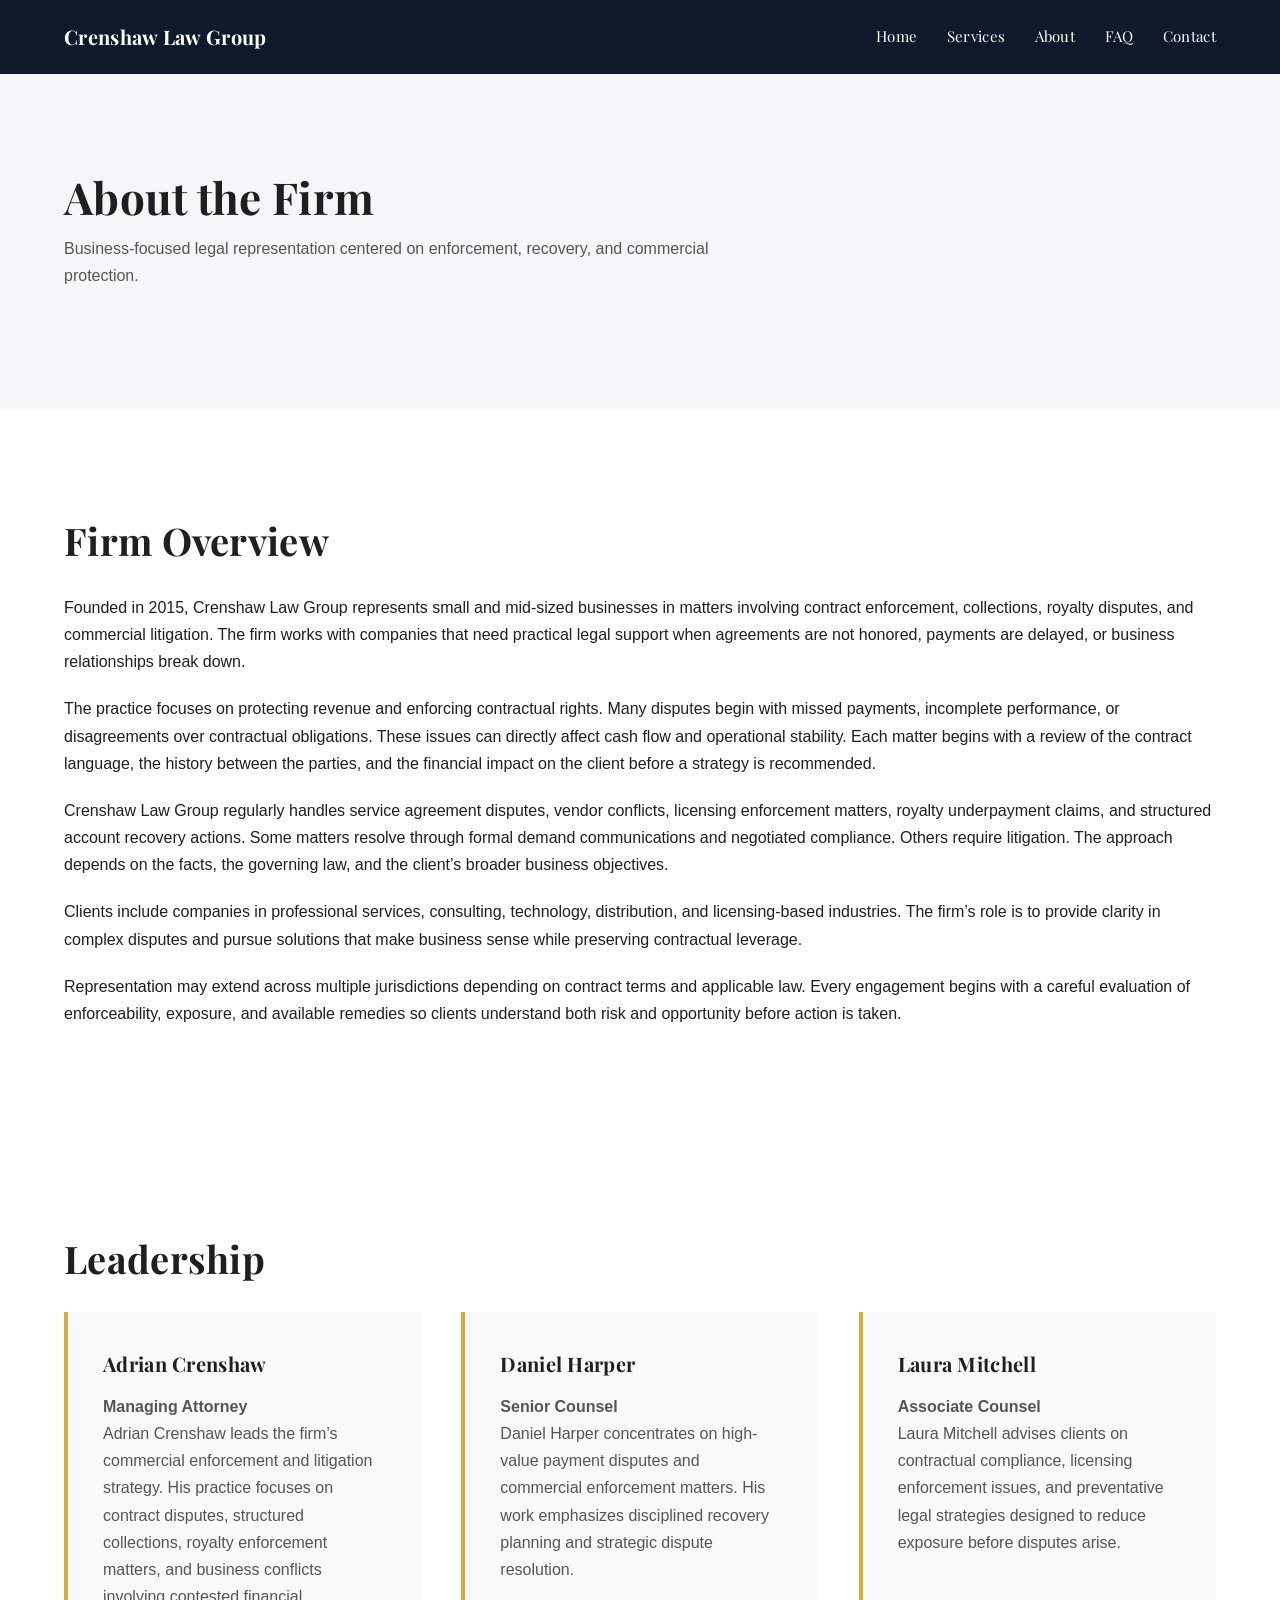
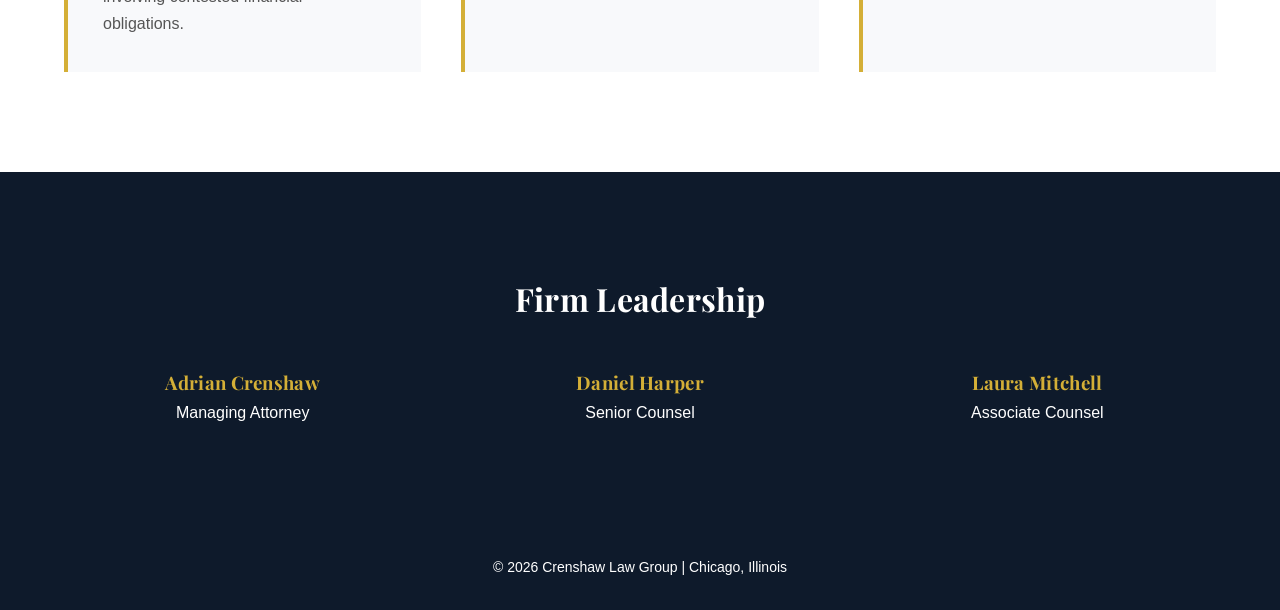
<file: about.html>
<!DOCTYPE html>
<html>
<head>
<title>About | Crenshaw Law Group</title>
<link href="style.css" rel="stylesheet">
<link href="https://fonts.googleapis.com/css2?family=Playfair+Display:wght@700&family=Merriweather&display=swap" rel="stylesheet">
</head>
<body>

<nav>
  <div class="container nav-inner">
    <div><strong>Crenshaw Law Group</strong></div>
    <div>
      <a href="index.html">Home</a>
      <a href="services.html">Services</a>
      <a href="about.html">About</a>
      <a href="faq.html">FAQ</a>
      <a href="contact.html">Contact</a>
    </div>
  </div>
</nav>

<section class="page-hero">
  <div class="container">
    <h1>About the Firm</h1>
    <p class="section-sub">
      Business-focused legal representation centered on enforcement, recovery, and commercial protection.
    </p>
  </div>
</section>

<section>
  <div class="container">

    <h2 class="section-title">Firm Overview</h2>

    <p>
      Founded in 2015, Crenshaw Law Group represents small and mid-sized businesses in matters involving contract enforcement, collections, royalty disputes, and commercial litigation. The firm works with companies that need practical legal support when agreements are not honored, payments are delayed, or business relationships break down.
    </p>

    <p style="margin-top:20px;">
      The practice focuses on protecting revenue and enforcing contractual rights. Many disputes begin with missed payments, incomplete performance, or disagreements over contractual obligations. These issues can directly affect cash flow and operational stability. Each matter begins with a review of the contract language, the history between the parties, and the financial impact on the client before a strategy is recommended.
    </p>

    <p style="margin-top:20px;">
      Crenshaw Law Group regularly handles service agreement disputes, vendor conflicts, licensing enforcement matters, royalty underpayment claims, and structured account recovery actions. Some matters resolve through formal demand communications and negotiated compliance. Others require litigation. The approach depends on the facts, the governing law, and the client’s broader business objectives.
    </p>

    <p style="margin-top:20px;">
      Clients include companies in professional services, consulting, technology, distribution, and licensing-based industries. The firm’s role is to provide clarity in complex disputes and pursue solutions that make business sense while preserving contractual leverage.
    </p>

    <p style="margin-top:20px;">
      Representation may extend across multiple jurisdictions depending on contract terms and applicable law. Every engagement begins with a careful evaluation of enforceability, exposure, and available remedies so clients understand both risk and opportunity before action is taken.
    </p>

  </div>
</section>

<section>
  <div class="container">

    <h2 class="section-title">Leadership</h2>

    <div class="grid-3">

      <div class="service-box">
        <h3>Adrian Crenshaw</h3>
        <p><strong>Managing Attorney</strong></p>
        <p>
          Adrian Crenshaw leads the firm’s commercial enforcement and litigation strategy. His practice focuses on contract disputes, structured collections, royalty enforcement matters, and business conflicts involving contested financial obligations.
        </p>
      </div>

      <div class="service-box">
        <h3>Daniel Harper</h3>
        <p><strong>Senior Counsel</strong></p>
        <p>
          Daniel Harper concentrates on high-value payment disputes and commercial enforcement matters. His work emphasizes disciplined recovery planning and strategic dispute resolution.
        </p>
      </div>

      <div class="service-box">
        <h3>Laura Mitchell</h3>
        <p><strong>Associate Counsel</strong></p>
        <p>
          Laura Mitchell advises clients on contractual compliance, licensing enforcement issues, and preventative legal strategies designed to reduce exposure before disputes arise.
        </p>
      </div>

    </div>

  </div>
</section>

<section class="band-dark">
  <div class="container">
    <h2 style="margin-bottom:40px;">Firm Leadership</h2>

    <div class="grid-3">
      <div>
        <h3 style="color:#d4af37;">Adrian Crenshaw</h3>
        <p>Managing Attorney</p>
      </div>

      <div>
        <h3 style="color:#d4af37;">Daniel Harper</h3>
        <p>Senior Counsel</p>
      </div>

      <div>
        <h3 style="color:#d4af37;">Laura Mitchell</h3>
        <p>Associate Counsel</p>
      </div>
    </div>

  </div>
</section>

<footer>
  © 2026 Crenshaw Law Group | Chicago, Illinois
</footer>

</body>
</html>
</file>
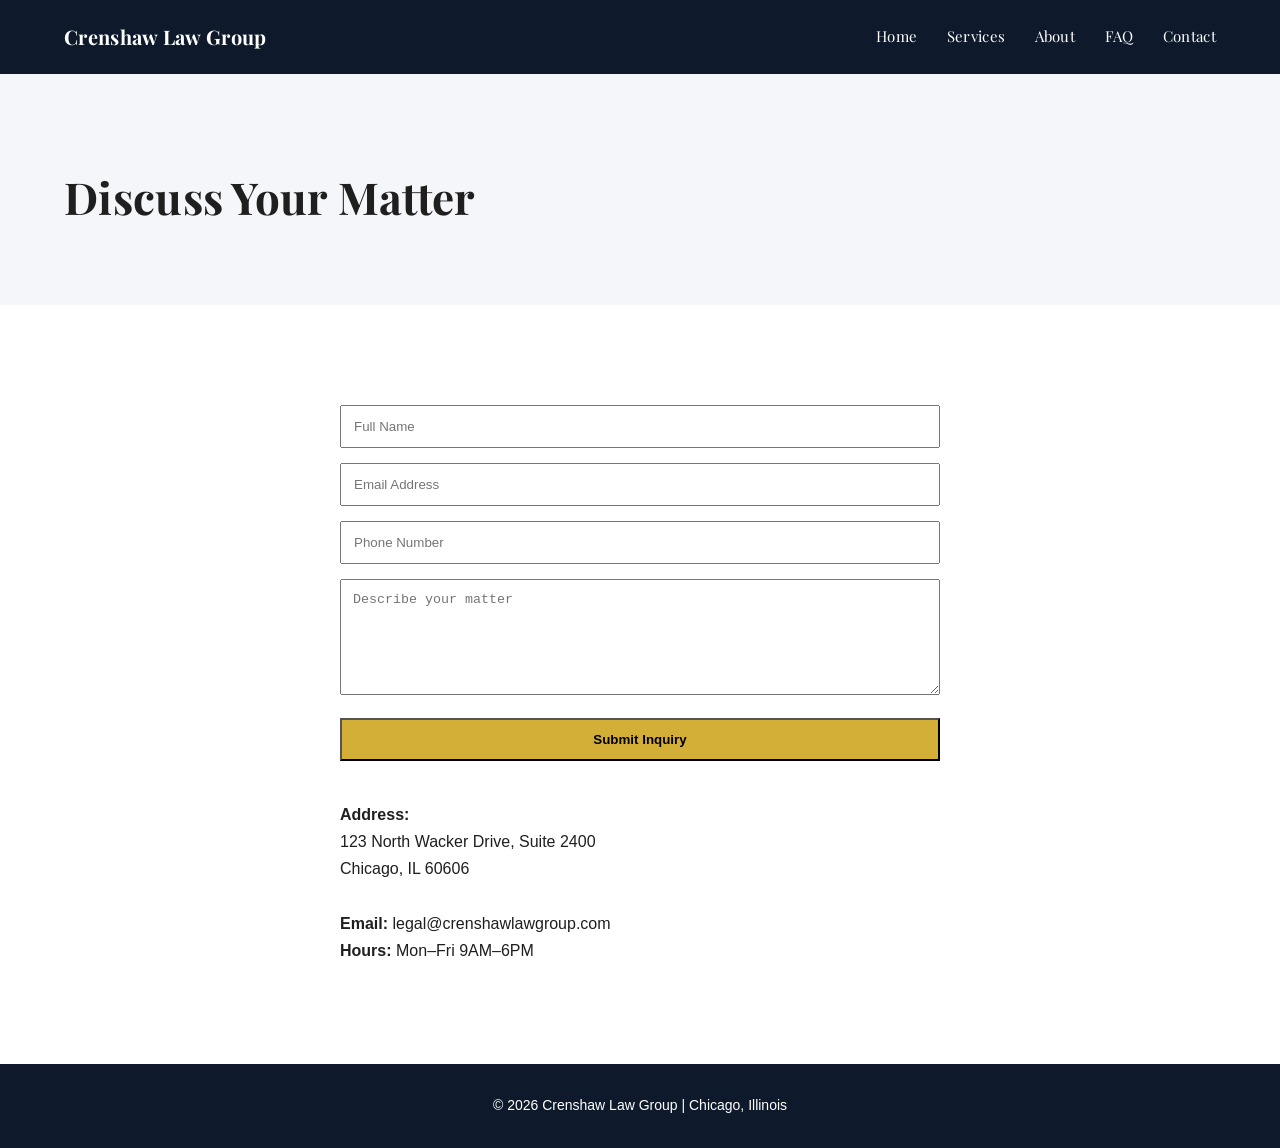
<file: contact.html>
<!DOCTYPE html>
<html>
<head>
<title>Contact | Crenshaw Law Group</title>
<link href="style.css" rel="stylesheet">
<link href="https://fonts.googleapis.com/css2?family=Playfair+Display:wght@700&family=Merriweather&display=swap" rel="stylesheet">
</head>
<body>

<nav>
<div class="container nav-inner">
<div><strong>Crenshaw Law Group</strong></div>
<div>
<a href="index.html">Home</a>
<a href="services.html">Services</a>
<a href="about.html">About</a>
<a href="faq.html">FAQ</a>
<a href="contact.html">Contact</a>
</div>
</div>
</nav>

<section class="page-hero">
<div class="container">
<h1>Discuss Your Matter</h1>
</div>
</section>

<section>
<div class="container" style="max-width:600px;">

<form action="https://formspree.io/f/mgvnwavy" method="POST">
<input type="text" name="name" placeholder="Full Name" required style="width:100%;padding:12px;margin-bottom:15px;">
<input type="email" name="email" placeholder="Email Address" required style="width:100%;padding:12px;margin-bottom:15px;">
<input type="text" name="phone" placeholder="Phone Number" style="width:100%;padding:12px;margin-bottom:15px;">
<textarea name="message" rows="6" placeholder="Describe your matter" required style="width:100%;padding:12px;margin-bottom:15px;"></textarea>
<button type="submit" class="btn-gold" style="width:100%;">Submit Inquiry</button>
</form>

<p style="margin-top:40px;">
<strong>Address:</strong><br>
123 North Wacker Drive, Suite 2400<br>
Chicago, IL 60606<br><br>
<strong>Email:</strong> legal@crenshawlawgroup.com<br>
<strong>Hours:</strong> Mon–Fri 9AM–6PM
</p>

</div>
</section>

<footer>© 2026 Crenshaw Law Group | Chicago, Illinois</footer>

</body>
</html>
</file>
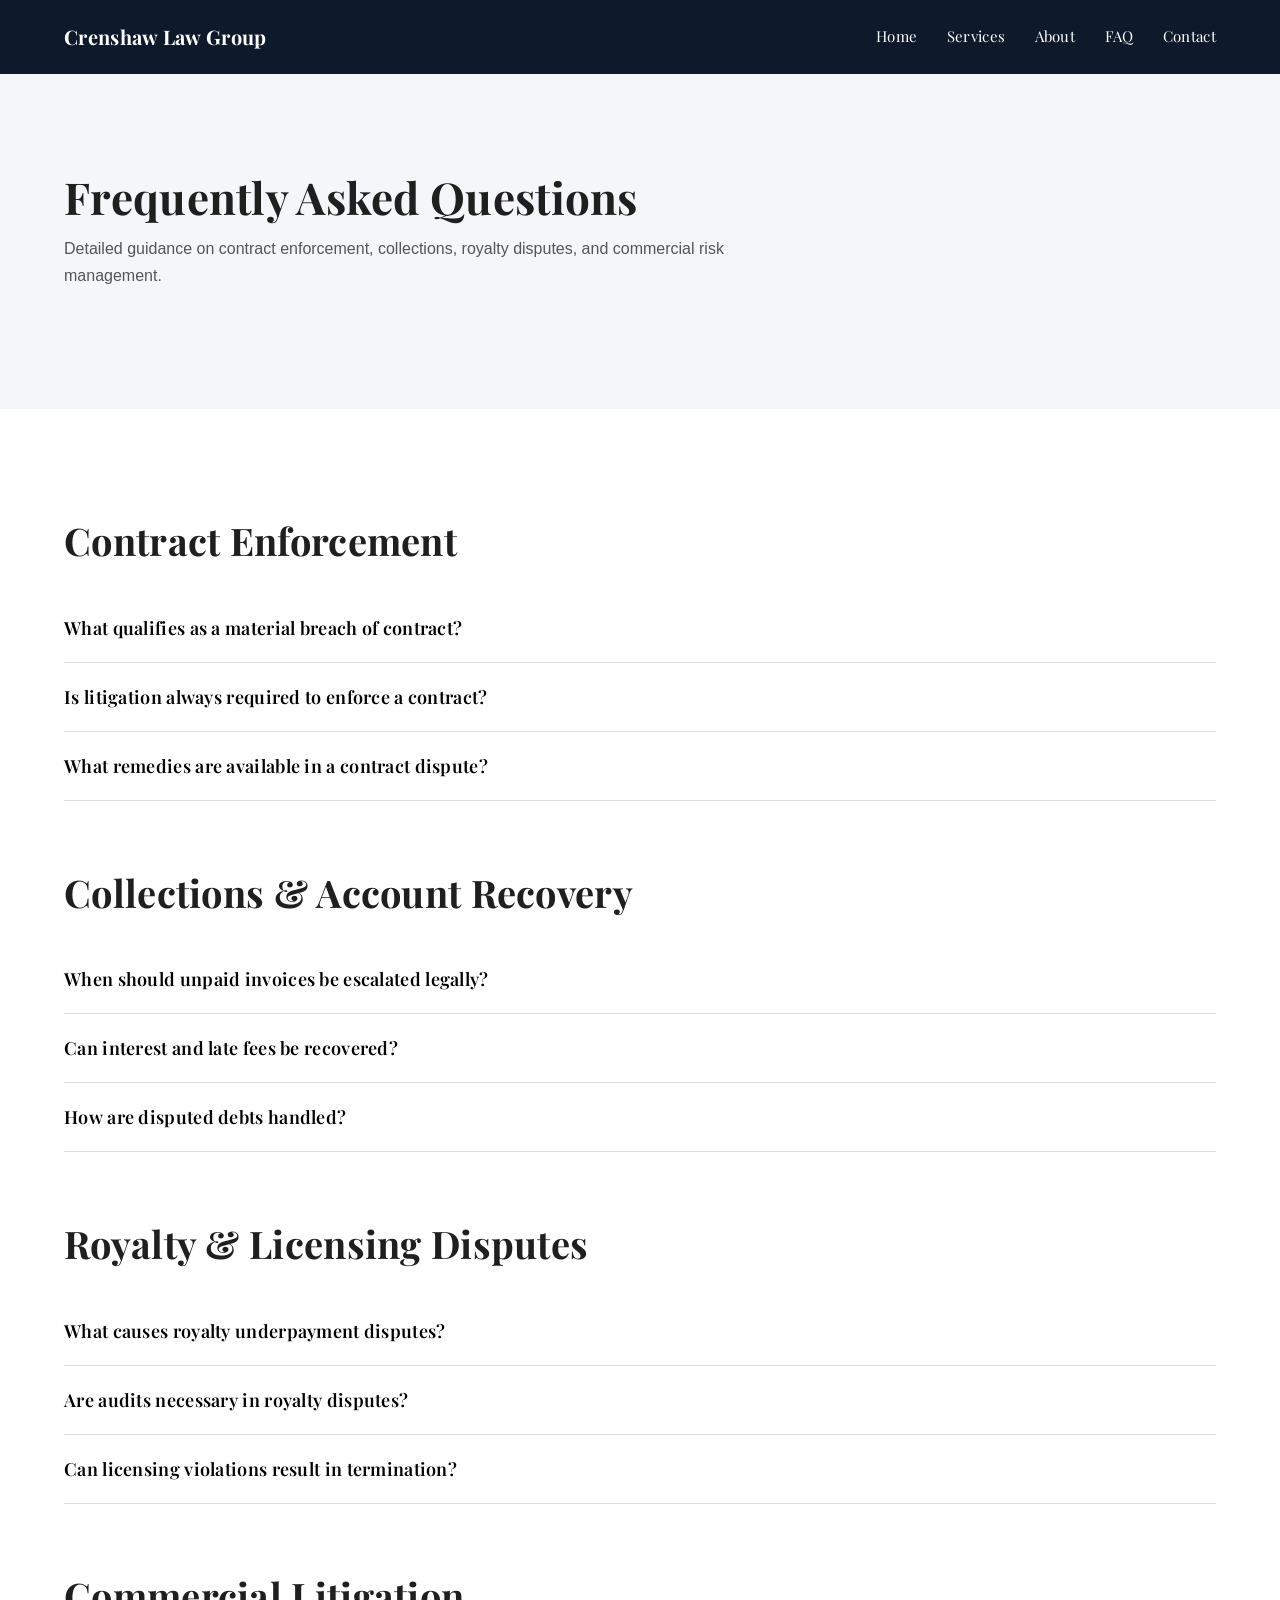
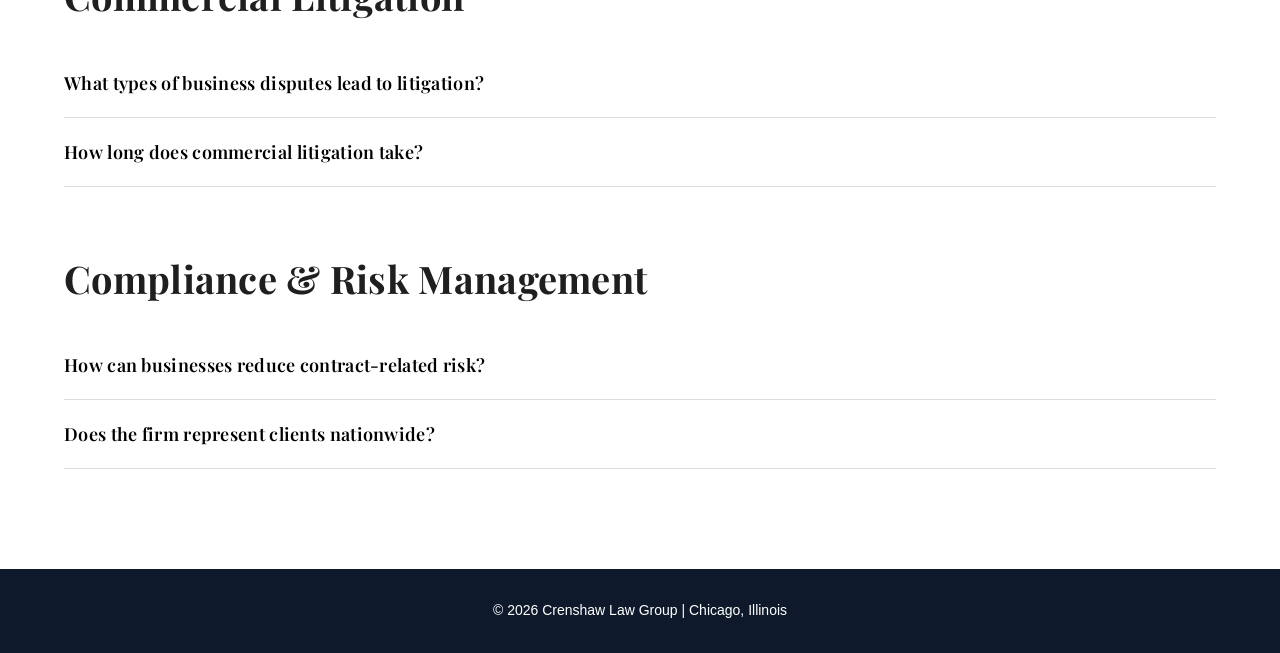
<file: faq.html>
<!DOCTYPE html>
<html>
<head>
<title>FAQ | Crenshaw Law Group</title>
<link href="style.css" rel="stylesheet">
<link href="https://fonts.googleapis.com/css2?family=Playfair+Display:wght@700&family=Merriweather&display=swap" rel="stylesheet">
</head>
<body>

<nav>
<div class="container nav-inner">
<div><strong>Crenshaw Law Group</strong></div>
<div>
<a href="index.html">Home</a>
<a href="services.html">Services</a>
<a href="about.html">About</a>
<a href="faq.html">FAQ</a>
<a href="contact.html">Contact</a>
</div>
</div>
</nav>

<section class="page-hero">
<div class="container">
<h1>Frequently Asked Questions</h1>
<p class="section-sub">
Detailed guidance on contract enforcement, collections, royalty disputes, and commercial risk management.
</p>
</div>
</section>

<section>
<div class="container">

<h2 class="section-title">Contract Enforcement</h2>

<div class="faq-item">
<button class="faq-question">What qualifies as a material breach of contract?</button>
<div class="faq-answer">
<p>
A material breach occurs when one party fails to perform a significant obligation under the agreement in a way that undermines the contract’s purpose. Examples include non-payment, refusal to deliver contracted services, or violation of exclusivity provisions. Determining materiality requires analysis of the contract language and resulting damages.
</p>
</div>
</div>

<div class="faq-item">
<button class="faq-question">Is litigation always required to enforce a contract?</button>
<div class="faq-answer">
<p>
No. Many contract disputes are resolved through structured demand letters, negotiated compliance, mediation, or settlement agreements. Litigation becomes necessary when voluntary resolution fails or when enforceable remedies require court intervention.
</p>
</div>
</div>

<div class="faq-item">
<button class="faq-question">What remedies are available in a contract dispute?</button>
<div class="faq-answer">
<p>
Remedies may include monetary damages, specific performance, recovery of attorney’s fees (if contractually allowed), injunctive relief, or termination of the agreement. The available remedies depend on contract terms and governing law.
</p>
</div>
</div>

<h2 class="section-title" style="margin-top:60px;">Collections & Account Recovery</h2>

<div class="faq-item">
<button class="faq-question">When should unpaid invoices be escalated legally?</button>
<div class="faq-answer">
<p>
If payment remains outstanding after reasonable internal collection efforts and contractual deadlines have passed, legal escalation may improve recovery probability. Early structured enforcement can prevent deterioration of the account.
</p>
</div>
</div>

<div class="faq-item">
<button class="faq-question">Can interest and late fees be recovered?</button>
<div class="faq-answer">
<p>
Interest and late fees are recoverable when authorized by the contract or applicable law. Proper documentation and invoice records are essential to support recovery claims.
</p>
</div>
</div>

<div class="faq-item">
<button class="faq-question">How are disputed debts handled?</button>
<div class="faq-answer">
<p>
Disputed accounts require review of performance records, contract provisions, communications, and payment history. Enforcement strategy depends on whether the dispute is legitimate or a delay tactic.
</p>
</div>
</div>

<h2 class="section-title" style="margin-top:60px;">Royalty & Licensing Disputes</h2>

<div class="faq-item">
<button class="faq-question">What causes royalty underpayment disputes?</button>
<div class="faq-answer">
<p>
Common causes include inaccurate revenue reporting, improper deductions, misclassification of sales, and delayed payments. Enforcement often requires financial reconciliation and contractual analysis.
</p>
</div>
</div>

<div class="faq-item">
<button class="faq-question">Are audits necessary in royalty disputes?</button>
<div class="faq-answer">
<p>
Some licensing agreements allow audit rights to verify reporting accuracy. Exercising those rights can clarify discrepancies and strengthen enforcement leverage.
</p>
</div>
</div>

<div class="faq-item">
<button class="faq-question">Can licensing violations result in termination?</button>
<div class="faq-answer">
<p>
Yes. If the contract permits termination for breach, repeated non-compliance may justify cancellation or restructuring of the agreement.
</p>
</div>
</div>

<h2 class="section-title" style="margin-top:60px;">Commercial Litigation</h2>

<div class="faq-item">
<button class="faq-question">What types of business disputes lead to litigation?</button>
<div class="faq-answer">
<p>
Litigation may arise from breached contracts, partnership disputes, unpaid obligations, vendor conflicts, misrepresentation claims, and licensing disagreements. Each case requires evaluation of jurisdiction and enforceability.
</p>
</div>
</div>

<div class="faq-item">
<button class="faq-question">How long does commercial litigation take?</button>
<div class="faq-answer">
<p>
The timeline depends on jurisdiction, case complexity, and court scheduling. Some matters resolve in months through settlement, while others proceed through extended litigation.
</p>
</div>
</div>

<h2 class="section-title" style="margin-top:60px;">Compliance & Risk Management</h2>

<div class="faq-item">
<button class="faq-question">How can businesses reduce contract-related risk?</button>
<div class="faq-answer">
<p>
Regular contract review, clear performance documentation, enforcement of payment terms, and proactive dispute management significantly reduce legal exposure.
</p>
</div>
</div>

<div class="faq-item">
<button class="faq-question">Does the firm represent clients nationwide?</button>
<div class="faq-answer">
<p>
Representation depends on jurisdictional considerations and governing law provisions. Matters are evaluated individually to determine appropriate representation structure.
</p>
</div>
</div>

</div>
</section>

<footer>
© 2026 Crenshaw Law Group | Chicago, Illinois
</footer>

<script>
document.querySelectorAll(".faq-question").forEach(btn=>{
btn.addEventListener("click",()=>{
btn.parentElement.classList.toggle("active");
});
});
</script>

</body>
</html>
</file>
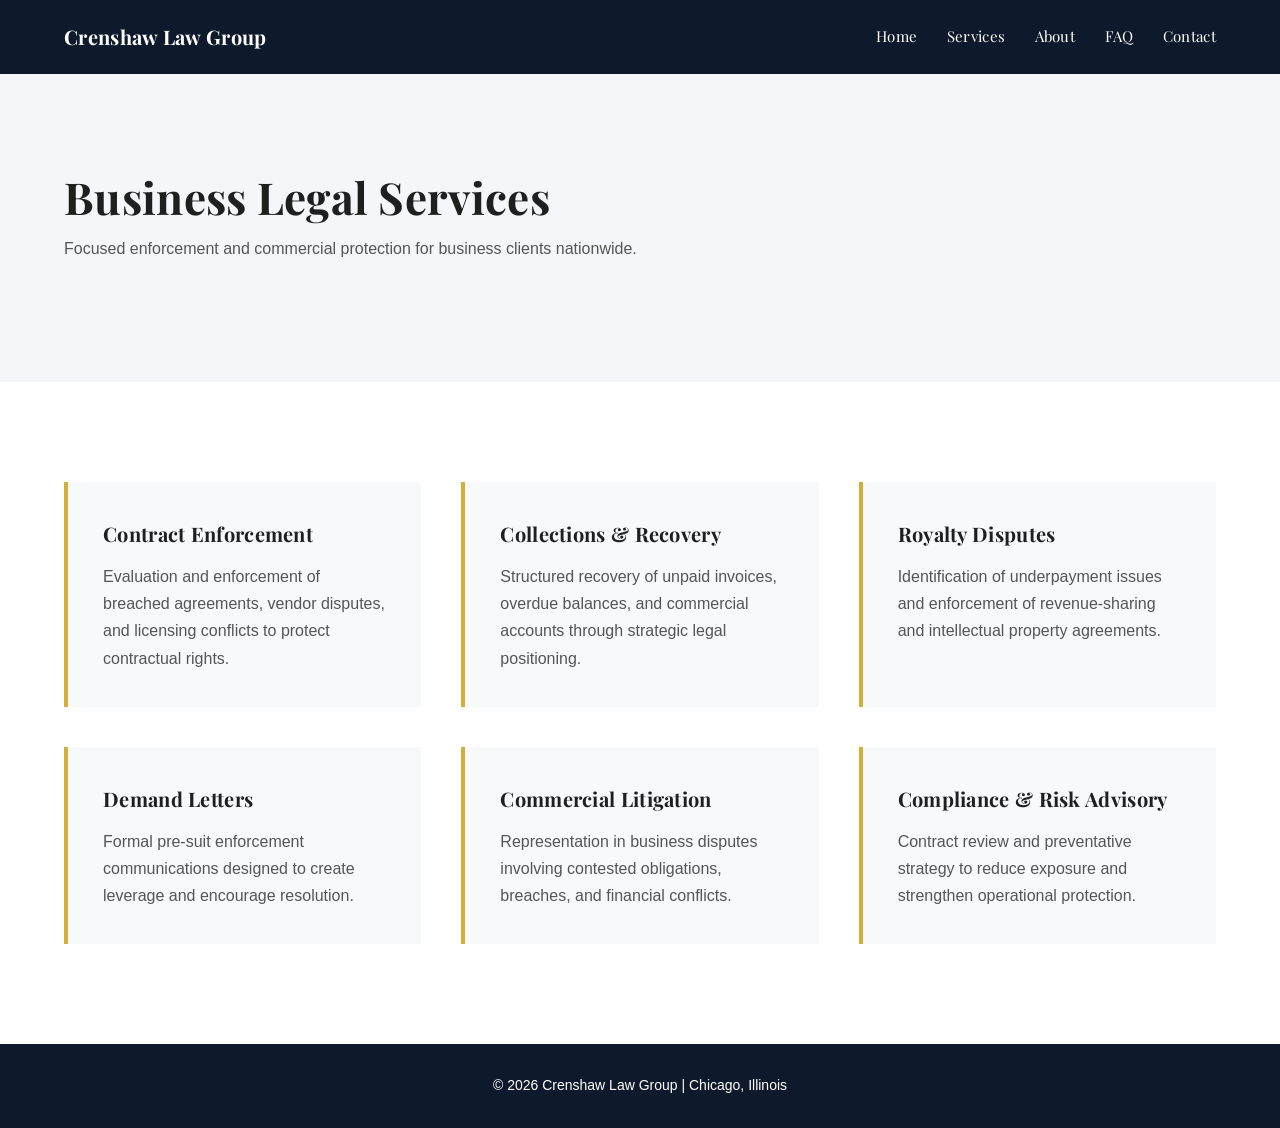
<file: services.html>
<!DOCTYPE html>
<html>
<head>
<title>Services | Crenshaw Law Group</title>
<link href="style.css" rel="stylesheet">
<link href="https://fonts.googleapis.com/css2?family=Playfair+Display:wght@700&family=Merriweather&display=swap" rel="stylesheet">
</head>
<body>

<nav>
<div class="container nav-inner">
<div><strong>Crenshaw Law Group</strong></div>
<div>
<a href="index.html">Home</a>
<a href="services.html">Services</a>
<a href="about.html">About</a>
<a href="faq.html">FAQ</a>
<a href="contact.html">Contact</a>
</div>
</div>
</nav>

<section class="page-hero">
<div class="container">
<h1>Business Legal Services</h1>
<p class="section-sub">
Focused enforcement and commercial protection for business clients nationwide.
</p>
</div>
</section>

<section>
<div class="container">

<div class="grid-3">

<div class="service-box">
<h3>Contract Enforcement</h3>
<p>Evaluation and enforcement of breached agreements, vendor disputes, and licensing conflicts to protect contractual rights.</p>
</div>

<div class="service-box">
<h3>Collections & Recovery</h3>
<p>Structured recovery of unpaid invoices, overdue balances, and commercial accounts through strategic legal positioning.</p>
</div>

<div class="service-box">
<h3>Royalty Disputes</h3>
<p>Identification of underpayment issues and enforcement of revenue-sharing and intellectual property agreements.</p>
</div>

<div class="service-box">
<h3>Demand Letters</h3>
<p>Formal pre-suit enforcement communications designed to create leverage and encourage resolution.</p>
</div>

<div class="service-box">
<h3>Commercial Litigation</h3>
<p>Representation in business disputes involving contested obligations, breaches, and financial conflicts.</p>
</div>

<div class="service-box">
<h3>Compliance & Risk Advisory</h3>
<p>Contract review and preventative strategy to reduce exposure and strengthen operational protection.</p>
</div>

</div>

</div>
</section>

<footer>© 2026 Crenshaw Law Group | Chicago, Illinois</footer>

</body>
</html>
</file>
<file: style.css>
* {
  margin: 0;
  padding: 0;
  box-sizing: border-box;
}

body {
  font-family: 'Inter', sans-serif;
  background: #ffffff;
  color: #1f1f1f;
  line-height: 1.7;
}

/* ===== Typography ===== */

h1, h2, h3, h4, nav a, nav strong, .faq-question {
  font-family: 'Playfair Display', serif;
  letter-spacing: 0.3px;
}

.container {
  width: 90%;
  max-width: 1200px;
  margin: auto;
}

/* ===== Navigation ===== */

nav {
  position: fixed;
  width: 100%;
  top: 0;
  background: #0e1a2b;
  padding: 20px 0;
  z-index: 1000;
}

.nav-inner {
  display: flex;
  justify-content: space-between;
  align-items: center;
}

nav strong {
  color: #ffffff;
  font-size: 20px;
}

nav a {
  color: #ffffff;
  text-decoration: none;
  margin-left: 25px;
  font-size: 15px;
}

nav a:hover {
  color: #d4af37;
}

/* ===== Hero ===== */

.hero {
  height: 100vh;
  background:
    linear-gradient(rgba(14,26,43,.85), rgba(14,26,43,.85)),
    url("images/hero.jpg") center/cover no-repeat;
  display: flex;
  align-items: center;
  padding-top: 80px;
  color: white;
}

.hero h1 {
  font-size: 52px;
  margin-bottom: 20px;
}

.hero p {
  max-width: 650px;
  margin-bottom: 30px;
  font-family: 'Inter', sans-serif;
}

.btn-gold {
  background: #d4af37;
  color: #000;
  padding: 12px 30px;
  font-weight: bold;
  text-decoration: none;
  display: inline-block;
}

.btn-gold:hover {
  background: #c19d2c;
}

/* ===== Sections ===== */

section {
  padding: 100px 0;
}

.section-title {
  font-size: 38px;
  margin-bottom: 20px;
}

.section-sub {
  max-width: 700px;
  margin-bottom: 50px;
  color: #555;
  font-family: 'Inter', sans-serif;
}

/* ===== Grid ===== */

.grid-3 {
  display: grid;
  grid-template-columns: repeat(3, 1fr);
  gap: 40px;
}

.service-box {
  background: #f8f9fb;
  padding: 35px;
  border-left: 4px solid #d4af37;
  transition: 0.3s ease;
}

.service-box:hover {
  background: #eef1f6;
}

.service-box h3 {
  font-size: 20px;
  margin-bottom: 12px;
}

.service-box p {
  color: #555;
}

/* ===== Page Hero ===== */

.page-hero {
  padding: 160px 0 70px;
  background: #f4f6f9;
}

.page-hero h1 {
  font-size: 44px;
}

/* ===== FAQ ===== */

.faq-item {
  border-bottom: 1px solid #ddd;
}

.faq-question {
  width: 100%;
  background: none;
  border: none;
  padding: 22px 0;
  text-align: left;
  font-weight: 600;
  font-size: 18px;
  cursor: pointer;
}

.faq-answer {
  max-height: 0;
  overflow: hidden;
  transition: max-height 0.3s ease;
  font-family: 'Inter', sans-serif;
  color: #555;
}

.faq-item.active .faq-answer {
  max-height: 800px;
  padding-bottom: 20px;
}

/* ===== Dark Band ===== */

.band-dark {
  background: #0e1a2b;
  color: white;
  text-align: center;
}

.band-dark h2 {
  font-size: 32px;
}

/* ===== Footer ===== */

footer {
  background: #0e1a2b;
  color: white;
  text-align: center;
  padding: 30px 0;
  font-size: 14px;
}

/* ===== Responsive ===== */

@media(max-width: 900px){
  .grid-3 {
    grid-template-columns: 1fr;
  }
  .hero h1 {
    font-size: 36px;
  }
}
</file>
